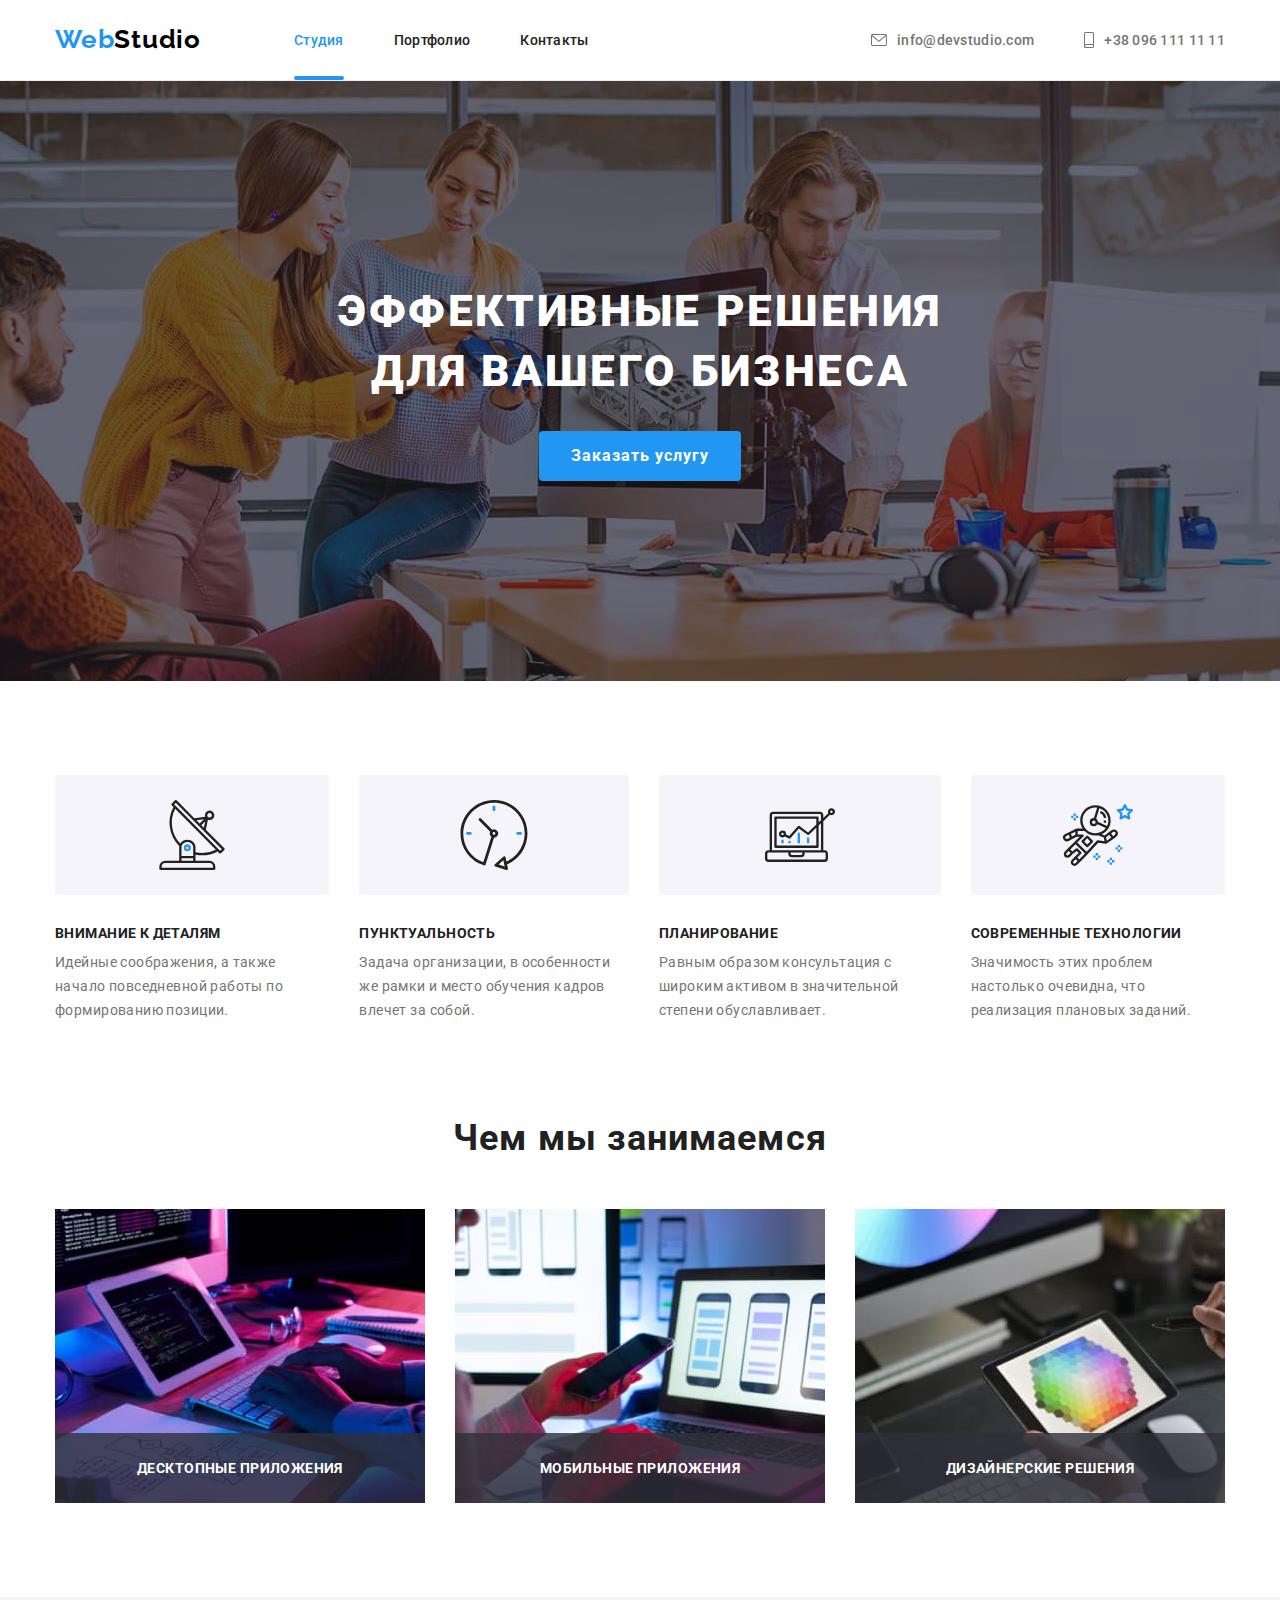
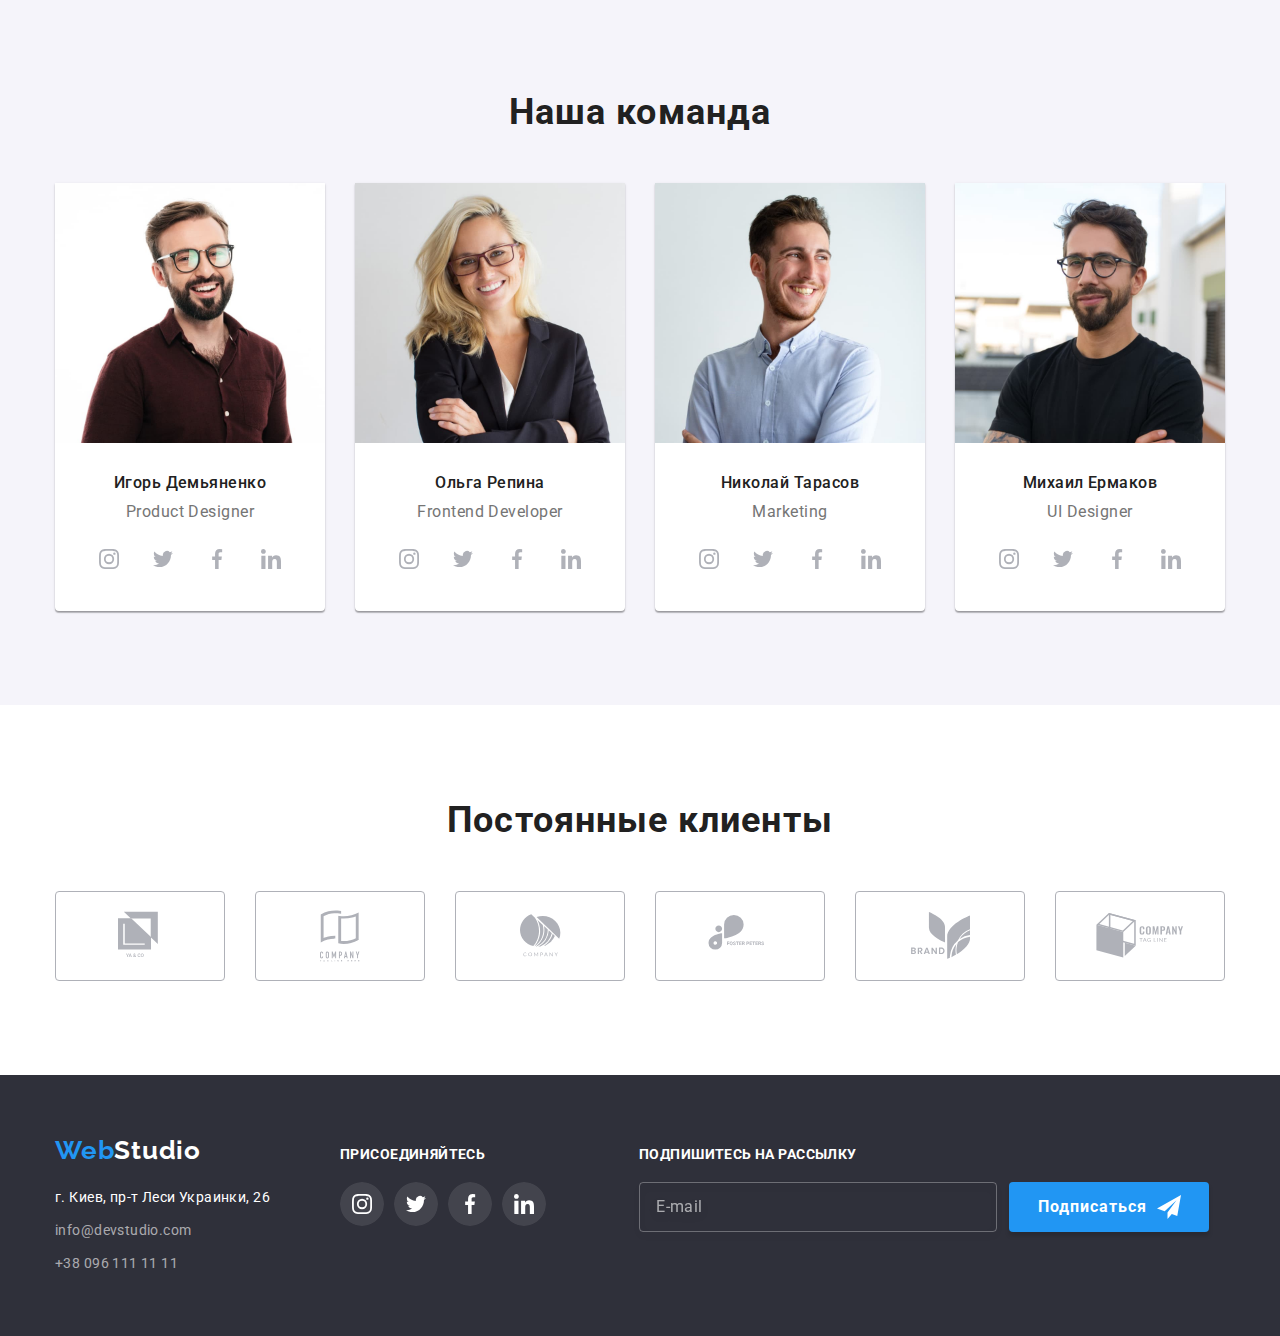
<file: index.html>
<!DOCTYPE html>
<html lang="ru">
  <head>
    <meta charset="UTF-8" />
    <meta name="viewport" content="width=device-width, initial-scale=1.0" />
    <title>WebStudio</title>
    <link
      rel="stylesheet"
      href="https://cdnjs.cloudflare.com/ajax/libs/modern-normalize/1.0.0/modern-normalize.css"
    />
    <link
      href="https://fonts.googleapis.com/css2?family=Raleway:wght@700&family=Roboto:wght@400;500;700&display=swap"
      rel="stylesheet"
    />
    <link rel="stylesheet" href="./css/main.min.css" />
  </head>

  <body>
    <!-- HEADER -->
    <header class="header">
      <div class="container">
        <nav class="navigation">
          <a class="logo link" href="./index.html"
            ><span class="logo-name">Web</span>Studio</a
          >
          <ul class="list navigation-list">
            <li class="navigation-item">
              <a class="navigation-link link current" href="./index.html"
                >Студия</a
              >
            </li>
            <li class="navigation-item">
              <a class="navigation-link link" href="./portfolio.html"
                >Портфолио</a
              >
            </li>
            <li class="navigation-item">
              <a class="navigation-link link" href="">Контакты</a>
            </li>
          </ul>
        </nav>

        <address class="address">
          <a class="address-link link" href="mailto:info@devstudio.com">
            <svg class="envelope-icon" width="16px" height="12px">
              <use href="./images/sprite.svg#icon-envelope"></use>
            </svg>
            info@devstudio.com</a
          >
          <a class="address-link link" href="tel:+380961111111">
            <svg class="smartphone-icon" width="10px" height="16px">
              <use href="./images/sprite.svg#icon-smartphone"></use>
            </svg>
            +38 096 111 11 11</a
          >
        </address>
      </div>
    </header>

    <main>
      <!--HERO-->
      <section class="hero-section">
        <div class="container">
          <h1 class="hero-title">Эффективные решения для вашего бизнеса</h1>
          <button class="modal-btn" type="button" data-modal-open>
            Заказать услугу
          </button>
        </div>
      </section>

      <!--FEATURES-->
      <section class="section features">
        <div class="container">
          <h2 class="visually-hidden">Особенности</h2>
          <ul class="list">
            <li class="features-list features-antenna">
              <h3 class="features-subtitle">Внимание к деталям</h3>
              <p class="features-description">
                Идейные соображения, а также начало повседневной работы по
                формированию позиции.
              </p>
            </li>
            <li class="features-list features-clock">
              <h3 class="features-subtitle">Пунктуальность</h3>
              <p class="features-description">
                Задача организации, в особенности же рамки и место обучения
                кадров влечет за собой.
              </p>
            </li>
            <li class="features-list features-diagram">
              <h3 class="features-subtitle">Планирование</h3>
              <p class="features-description">
                Равным образом консультация с широким активом в значительной
                степени обуславливает.
              </p>
            </li>
            <li class="features-list features-astronaut">
              <h3 class="features-subtitle">Современные технологии</h3>
              <p class="features-description">
                Значимость этих проблем настолько очевидна, что реализация
                плановых заданий.
              </p>
            </li>
          </ul>
        </div>
      </section>

      <!--What are we do-->
      <section class="do-section">
        <div class="container">
          <h2 class="section-title">Чем мы занимаемся</h2>
          <ul class="list">
            <li class="do-list">
              <div class="do-list-card">
                <img
                  src="./images/work/image1.jpg"
                  alt="Сотрудник кодит"
                  width="370"
                  height="294"
                />
                <p class="do-list-subtitle">Десктопные приложения</p>
              </div>
            </li>
            <li class="do-list">
              <div class="do-list-card">
                <img
                  src="./images/work/image2.jpg"
                  alt="Сотрудник держит телефон возле ноутбука"
                  width="370"
                  height="294"
                />
                <p class="do-list-subtitle">Мобильные приложения</p>
              </div>
            </li>
            <li class="do-list">
              <div class="do-list-card">
                <img
                  src="./images/work/image3.jpg"
                  alt="Цветовая гамма на планшете"
                  width="370"
                  height="294"
                />
                <p class="do-list-subtitle">Дизайнерские решения</p>
              </div>
            </li>
          </ul>
        </div>
      </section>

      <!--OUR TEAM-->
      <section class="section our-team">
        <div class="container">
          <h2 class="section-title">Наша команда</h2>
          <ul class="list our-team-list">
            <li class="team-list">
              <img
                src="./images/team/img.jpg"
                alt="Игорь Демьяненко"
                width="270"
                height="260"
              />
              <div class="team-list-content">
                <h3 class="team-subtitle">Игорь Демьяненко</h3>
                <p lang="en" class="team-position">Product Designer</p>
                <ul class="list social-list">
                  <li class="social-list-items">
                    <a
                      class="social-list-link"
                      href="https://www.instagram.com/?hl=uk"
                    >
                      <svg class="social-list-svg">
                        <use href="./images/sprite.svg#icon-instagram"></use>
                      </svg>
                    </a>
                  </li>
                  <li class="social-list-items">
                    <a
                      class="social-list-link"
                      href="https://twitter.com/?lang=uk"
                    >
                      <svg class="social-list-svg">
                        <use href="./images/sprite.svg#icon-twitter"></use>
                      </svg>
                    </a>
                  </li>
                  <li class="social-list-items">
                    <a
                      class="social-list-link"
                      href="https://uk-ua.facebook.com/"
                    >
                      <svg class="social-list-svg">
                        <use href="./images/sprite.svg#icon-facebook"></use>
                      </svg>
                    </a>
                  </li>
                  <li class="social-list-items">
                    <a
                      class="social-list-link"
                      href="https://www.linkedin.com/"
                    >
                      <svg class="social-list-svg">
                        <use href="./images/sprite.svg#icon-linkedin"></use>
                      </svg>
                    </a>
                  </li>
                </ul>
              </div>
            </li>
            <li class="team-list">
              <img
                src="./images/team/img-1.jpg"
                alt="Ольга Репина"
                width="270"
                height="260"
              />
              <div class="team-list-content">
                <h3 class="team-subtitle">Ольга Репина</h3>
                <p lang="en" class="team-position">Frontend Developer</p>
                <ul class="list social-list">
                  <li class="social-list-items">
                    <a
                      class="social-list-link"
                      href="https://www.instagram.com/?hl=uk"
                    >
                      <svg class="social-list-svg">
                        <use href="./images/sprite.svg#icon-instagram"></use>
                      </svg>
                    </a>
                  </li>
                  <li class="social-list-items">
                    <a
                      class="social-list-link"
                      href="https://twitter.com/?lang=uk"
                    >
                      <svg class="social-list-svg">
                        <use href="./images/sprite.svg#icon-twitter"></use>
                      </svg>
                    </a>
                  </li>
                  <li class="social-list-items">
                    <a
                      class="social-list-link"
                      href="https://uk-ua.facebook.com/"
                    >
                      <svg class="social-list-svg">
                        <use href="./images/sprite.svg#icon-facebook"></use>
                      </svg>
                    </a>
                  </li>
                  <li class="social-list-items">
                    <a
                      class="social-list-link"
                      href="https://www.linkedin.com/"
                    >
                      <svg class="social-list-svg">
                        <use href="./images/sprite.svg#icon-linkedin"></use>
                      </svg>
                    </a>
                  </li>
                </ul>
              </div>
            </li>
            <li class="team-list">
              <img
                src="./images/team/img-2.jpg"
                alt="Николай Тарасов"
                width="270"
                height="260"
              />
              <div class="team-list-content">
                <h3 class="team-subtitle">Николай Тарасов</h3>
                <p lang="en" class="team-position">Marketing</p>
                <ul class="list social-list">
                  <li class="social-list-items">
                    <a
                      class="social-list-link"
                      href="https://www.instagram.com/?hl=uk"
                    >
                      <svg class="social-list-svg">
                        <use href="./images/sprite.svg#icon-instagram"></use>
                      </svg>
                    </a>
                  </li>
                  <li class="social-list-items">
                    <a
                      class="social-list-link"
                      href="https://twitter.com/?lang=uk"
                    >
                      <svg class="social-list-svg">
                        <use href="./images/sprite.svg#icon-twitter"></use>
                      </svg>
                    </a>
                  </li>
                  <li class="social-list-items">
                    <a
                      class="social-list-link"
                      href="https://uk-ua.facebook.com/"
                    >
                      <svg class="social-list-svg">
                        <use href="./images/sprite.svg#icon-facebook"></use>
                      </svg>
                    </a>
                  </li>
                  <li class="social-list-items">
                    <a
                      class="social-list-link"
                      href="https://www.linkedin.com/"
                    >
                      <svg class="social-list-svg">
                        <use href="./images/sprite.svg#icon-linkedin"></use>
                      </svg>
                    </a>
                  </li>
                </ul>
              </div>
            </li>
            <li class="team-list">
              <img
                src="./images/team/img-3.jpg"
                alt="Михаил Ермаков"
                width="270"
                height="260"
              />
              <div class="team-list-content">
                <h3 class="team-subtitle">Михаил Ермаков</h3>
                <p lang="en" class="team-position">UI Designer</p>
                <ul class="list social-list">
                  <li class="social-list-items">
                    <a
                      class="social-list-link"
                      href="https://www.instagram.com/?hl=uk"
                    >
                      <svg class="social-list-svg">
                        <use href="./images/sprite.svg#icon-instagram"></use>
                      </svg>
                    </a>
                  </li>
                  <li class="social-list-items">
                    <a
                      class="social-list-link"
                      href="https://twitter.com/?lang=uk"
                    >
                      <svg class="social-list-svg">
                        <use href="./images/sprite.svg#icon-twitter"></use>
                      </svg>
                    </a>
                  </li>
                  <li class="social-list-items">
                    <a
                      class="social-list-link"
                      href="https://uk-ua.facebook.com/"
                    >
                      <svg class="social-list-svg">
                        <use href="./images/sprite.svg#icon-facebook"></use>
                      </svg>
                    </a>
                  </li>
                  <li class="social-list-items">
                    <a
                      class="social-list-link"
                      href="https://www.linkedin.com/"
                    >
                      <svg class="social-list-svg">
                        <use href="./images/sprite.svg#icon-linkedin"></use>
                      </svg>
                    </a>
                  </li>
                </ul>
              </div>
            </li>
          </ul>
        </div>
      </section>
      <!--Regular clients-->
      <section class="section clients">
        <div class="container">
          <h2 class="section-title">Постоянные клиенты</h2>
          <ul class="list clients-list">
            <li class="clients-list-items">
              <a class="clients-list-link" href="">
                <svg class="clients-list-logo" width="44px" height="50px">
                  <use href="./images/sprite.svg#icon-logo_1"></use>
                </svg>
              </a>
            </li>
            <li class="clients-list-items">
              <a class="clients-list-link" href="">
                <svg class="clients-list-logo" width="40px" height="52px">
                  <use href="./images/sprite.svg#icon-logo_2"></use>
                </svg>
              </a>
            </li>
            <li class="clients-list-items">
              <a class="clients-list-link" href="">
                <svg class="clients-list-logo" width="41px" height="53px">
                  <use href="./images/sprite.svg#icon-logo_3"></use>
                </svg>
              </a>
            </li>
            <li class="clients-list-items">
              <a class="clients-list-link" href="">
                <svg class="clients-list-logo" width="80px" height="42px">
                  <use href="./images/sprite.svg#icon-logo_4"></use>
                </svg>
              </a>
            </li>
            <li class="clients-list-items">
              <a class="clients-list-link" href="">
                <svg class="clients-list-logo" width="59px" height="47px">
                  <use href="./images/sprite.svg#icon-logo_5"></use>
                </svg>
              </a>
            </li>
            <li class="clients-list-items">
              <a class="clients-list-link" href="">
                <svg class="clients-list-logo" width="88px" height="45px">
                  <use href="./images/sprite.svg#icon-logo_6"></use>
                </svg>
              </a>
            </li>
          </ul>
        </div>
      </section>
    </main>

    <!--Footer-->
    <footer class="footer">
      <div class="container">
        <div class="footer-address">
          <a class="logo link" href="./index.html"
            ><span class="logo-name">Web</span>Studio</a
          >
          <address>
            <ul class="list">
              <li class="footer-address-item footer-contacts">
                г. Киев, пр-т Леси Украинки, 26
              </li>
              <li class="footer-contacts">
                <a
                  class="link footer-contacts-item"
                  href="mailto:info@devstudio.com"
                  >info@devstudio.com</a
                >
              </li>
              <li class="footer-contacts">
                <a class="link footer-contacts-item" href="tel:+380961111111"
                  >+38 096 111 11 11</a
                >
              </li>
            </ul>
          </address>
        </div>
        <div class="join-social">
          <h3 class="join">присоединяйтесь</h3>
          <ul class="list social-list">
            <li class="social-list-items">
              <a
                class="social-list-link"
                href="https://www.instagram.com/?hl=uk"
              >
                <svg class="social-list-svg">
                  <use href="./images/sprite.svg#icon-instagram"></use>
                </svg>
              </a>
            </li>
            <li class="social-list-items">
              <a class="social-list-link" href="https://twitter.com/?lang=uk">
                <svg class="social-list-svg">
                  <use href="./images/sprite.svg#icon-twitter"></use>
                </svg>
              </a>
            </li>
            <li class="social-list-items">
              <a class="social-list-link" href="https://uk-ua.facebook.com/">
                <svg class="social-list-svg">
                  <use href="./images/sprite.svg#icon-facebook"></use>
                </svg>
              </a>
            </li>
            <li class="social-list-items">
              <a class="social-list-link" href="https://www.linkedin.com/">
                <svg class="social-list-svg">
                  <use href="./images/sprite.svg#icon-linkedin"></use>
                </svg>
              </a>
            </li>
          </ul>
        </div>
        <div class="mail-form-wrapper">
          <h2 class="mail-form-title">Подпишитесь на рассылку</h2>
          <form action="#" class="mail-form">
            <input
              type="email"
              name="user-email"
              class="mail-form-input"
              placeholder="E-mail"
            />
            <button class="mail-form-btn" type="submit">
              Подписаться
              <svg class="mail-form-btn-svg">
                <use href="./images/sprite.svg#icon-icon-send"></use>
              </svg>
            </button>
          </form>
        </div>
      </div>
    </footer>

    <div class="backdrop is-hidden" data-modal>
      <div class="modal">
        <button class="modal-btn-close" type="button" data-modal-close>
          <svg class="modal-close-svg" width="18px" height="18px">
            <use href="./images/sprite.svg#icon-close-black"></use>
          </svg>
        </button>
        <h2 class="modal-form-title">
          Оставьте свои данные, мы вам перезвоним
        </h2>
        <form action="#" class="modal-form">
          <label class="modal-form-field"
            >Имя
            <span class="modal-form-field-wrapper"
              ><input
                type="text"
                name="user-name"
                class="modal-form-input" /><svg class="modal-form-svg">
                <use href="./images/sprite.svg#icon-person-black"></use></svg
            ></span>
          </label>
          <label class="modal-form-field"
            >Телефон
            <span class="modal-form-field-wrapper"
              ><input
                type="tel"
                name="user-pfone"
                class="modal-form-input" /><svg class="modal-form-svg">
                <use href="./images/sprite.svg#icon-phone-black"></use></svg
            ></span>
          </label>
          <label class="modal-form-field"
            >Почта
            <span class="modal-form-field-wrapper"
              ><input
                type="email"
                name="user-mail"
                class="modal-form-input" /><svg class="modal-form-svg">
                <use href="./images/sprite.svg#icon-email-black"></use></svg
            ></span>
          </label>

          <label class="modal-form-comment" for="comment">Комментарий </label>
          <textarea
            name="user-comment"
            id="comment"
            class="modal-form-comment-input"
            placeholder="Введите текст"
          ></textarea>

          <div class="policy-wrapper">
            <input
              type="checkbox"
              name="user-policy"
              value="accept-policy"
              id="check-policy"
              class="modal-form-policy visually-hidden"
            /><label for="check-policy" class="modal-form-policy-label"
              >Соглашаюсь с рассылкой и принимаю &nbsp;
              <a href="#">Условия договора</a></label
            >
          </div>
          <button class="modal-form-btn" type="submit">Отправить</button>
        </form>
      </div>
    </div>
    <script src="./js/modal.js"></script>
  </body>
</html>
</file>
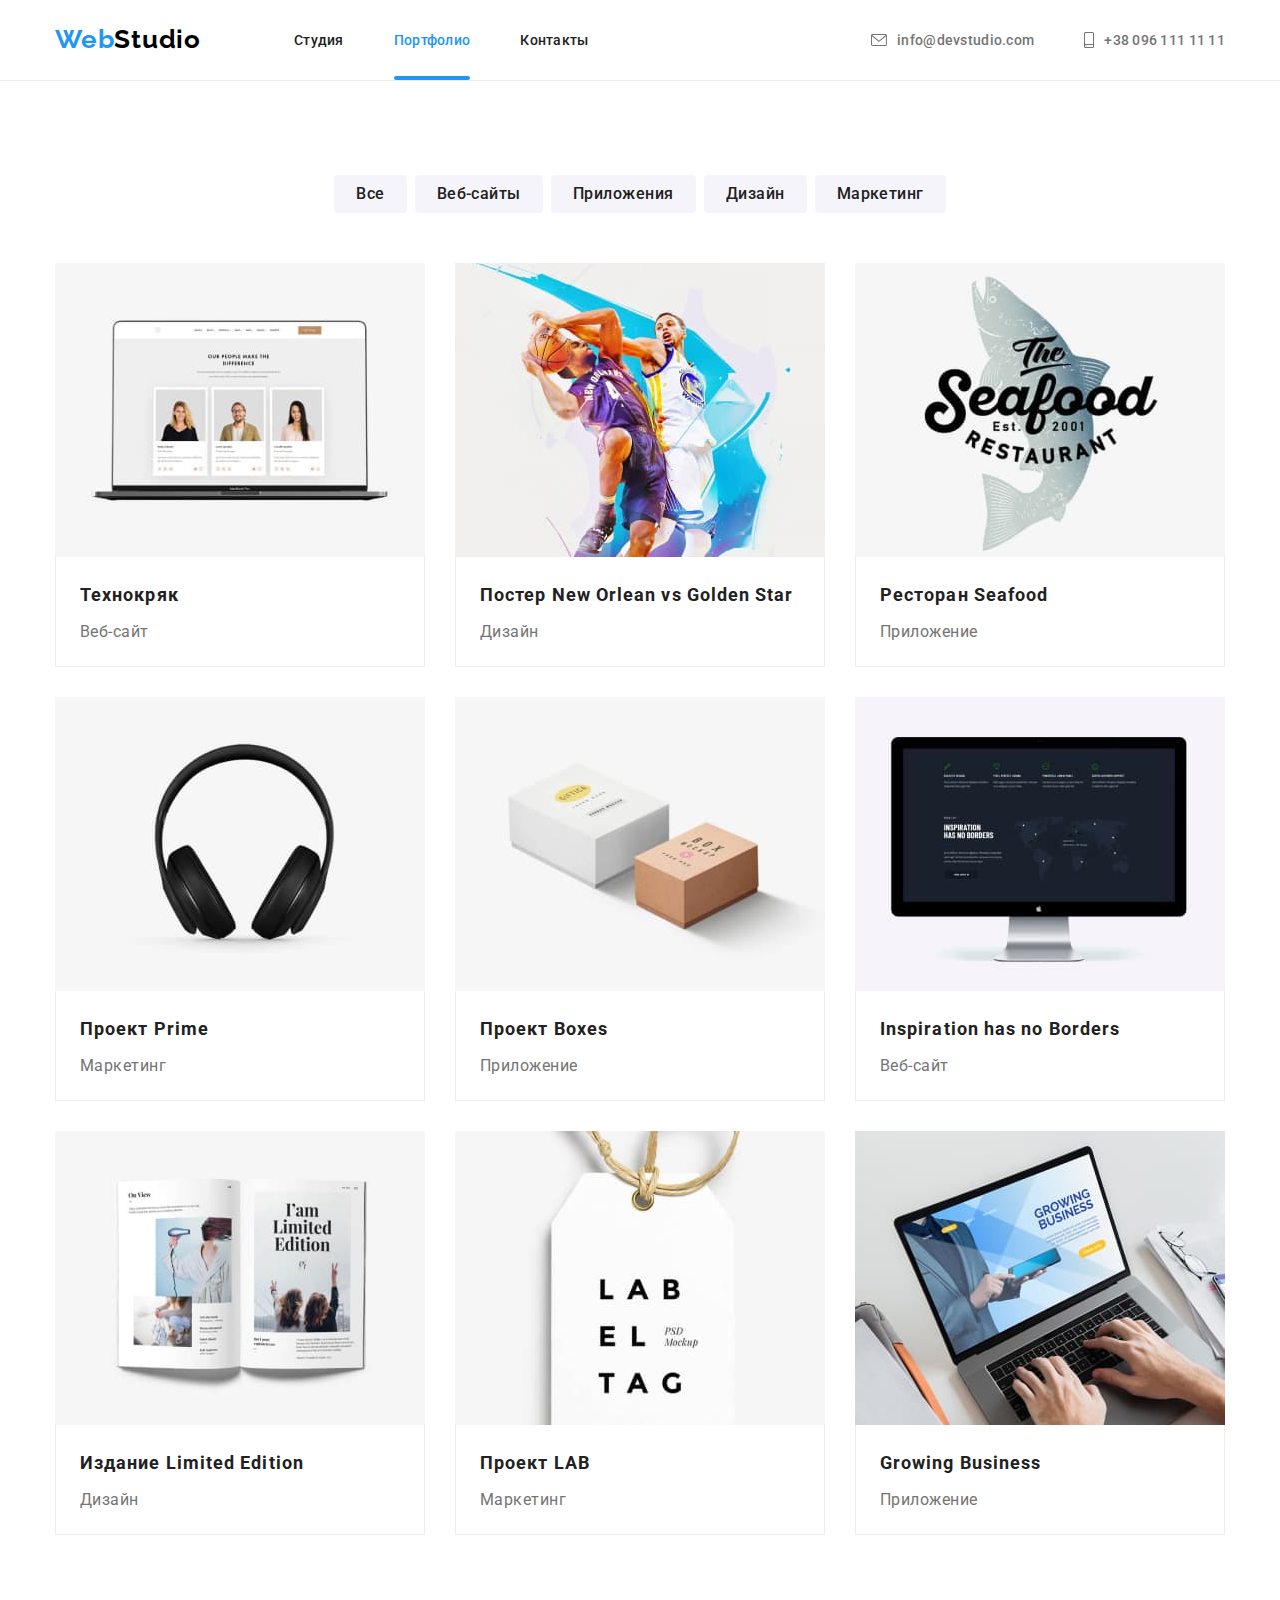
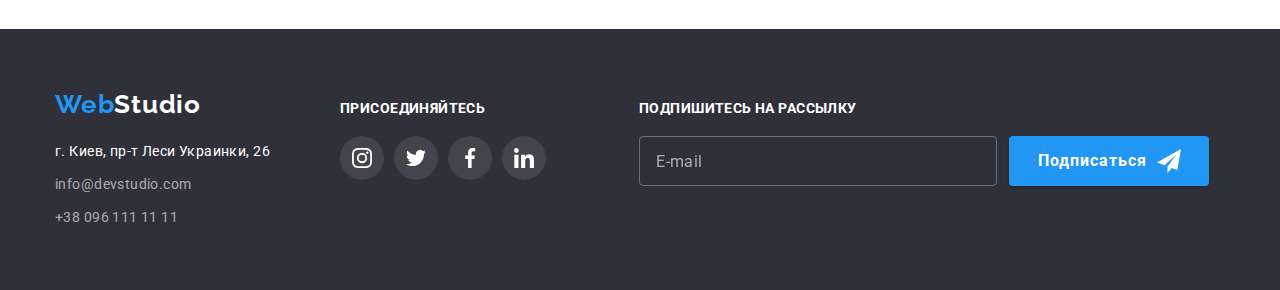
<file: portfolio.html>
<!DOCTYPE html>
<html lang="ru">
  <head>
    <meta charset="UTF-8" />
    <meta name="viewport" content="width=device-width, initial-scale=1.0" />
    <title>WebStudio</title>
    <link
      rel="stylesheet"
      href="https://cdnjs.cloudflare.com/ajax/libs/modern-normalize/1.0.0/modern-normalize.css"
    />
    <link
      href="https://fonts.googleapis.com/css2?family=Raleway:wght@700&family=Roboto:wght@400;500;700&display=swap"
      rel="stylesheet"
    />
    <link rel="stylesheet" href="./css/portfolio.min.css" />
  </head>

  <body>
    <!-- HEADER -->
    <header class="header">
      <div class="container">
        <nav class="navigation">
          <a class="logo link" href="./index.html"
            ><span class="logo-name">Web</span>Studio</a
          >
          <ul class="list navigation-list">
            <li class="navigation-item">
              <a class="navigation-link link" href="./index.html">Студия</a>
            </li>
            <li class="navigation-item">
              <a class="navigation-link link current" href="./portfolio.html"
                >Портфолио</a
              >
            </li>
            <li class="navigation-item">
              <a class="navigation-link link" href="">Контакты</a>
            </li>
          </ul>
        </nav>
        <address class="address">
          <a class="address-link link" href="mailto:info@devstudio.com">
            <svg class="envelope-icon" width="16px" height="12px">
              <use href="./images/sprite.svg#icon-envelope"></use>
            </svg>
            info@devstudio.com</a
          >
          <a class="address-link link" href="tel:+380961111111">
            <svg class="smartphone-icon" width="10px" height="16px">
              <use href="./images/sprite.svg#icon-smartphone"></use>
            </svg>
            +38 096 111 11 11</a
          >
        </address>
      </div>
    </header>

    <main>
      <section class="section portfolio">
        <h1 class="visually-hidden">Портфолио</h1>
        <!--Фильтр-->
        <div class="container">
          <ul class="list filter-list">
            <li class="portfolio-btn">
              <button type="button" class="button-list">Все</button>
            </li>
            <li class="portfolio-btn">
              <button type="button" class="button-list">Веб-сайты</button>
            </li>
            <li class="portfolio-btn">
              <button type="button" class="button-list">Приложения</button>
            </li>
            <li class="portfolio-btn">
              <button type="button" class="button-list">Дизайн</button>
            </li>
            <li>
              <button type="button" class="button-list">Маркетинг</button>
            </li>
          </ul>
          <!--Портфолио-->
          <div class="portfolio-list">
            <ul class="list">
              <li class="portfolio-items">
                <a class="link portfolio-link" href="#">
                  <div class="portfolio-items-img">
                    <img
                      src="./images/portfolio/img.jpg"
                      alt=""
                      width="370"
                      height="294"
                    />
                    <p class="portfolio-items-content">
                      Технокряк это современная площадка распространения
                      коронавируса. Компании используют эту платформу для
                      цифрового шпионажа и атак на защищённые сервера
                      конкурентов.
                    </p>
                  </div>
                  <div class="portfolio-content">
                    <h2 class="portfolio-title">Технокряк</h2>
                    <p class="portfolio-subtitle">Веб-сайт</p>
                  </div></a
                >
              </li>
              <li class="portfolio-items">
                <a class="link portfolio-link" href="#">
                  <div class="portfolio-items-img">
                    <img
                      src="./images/portfolio/img-1.jpg"
                      alt=""
                      width="370"
                      height="294"
                    />
                    <p class="portfolio-items-content">
                      Технокряк это современная площадка распространения
                      коронавируса. Компании используют эту платформу для
                      цифрового шпионажа и атак на защищённые сервера
                      конкурентов.
                    </p>
                  </div>
                  <div class="portfolio-content">
                    <h2 class="portfolio-title">
                      Постер New Orlean vs Golden Star
                    </h2>
                    <p class="portfolio-subtitle">Дизайн</p>
                  </div>
                </a>
              </li>
              <li class="portfolio-items">
                <a class="link portfolio-link" href="#">
                  <div class="portfolio-items-img">
                    <img
                      src="./images/portfolio/img-2.jpg"
                      alt=""
                      width="370"
                      height="294"
                    />
                    <p class="portfolio-items-content">
                      Технокряк это современная площадка распространения
                      коронавируса. Компании используют эту платформу для
                      цифрового шпионажа и атак на защищённые сервера
                      конкурентов.
                    </p>
                  </div>
                  <div class="portfolio-content">
                    <h2 class="portfolio-title">Ресторан Seafood</h2>
                    <p class="portfolio-subtitle">Приложение</p>
                  </div>
                </a>
              </li>
              <li class="portfolio-items">
                <a class="link portfolio-link" href="#">
                  <div class="portfolio-items-img">
                    <img
                      src="./images/portfolio/img-3.jpg"
                      alt=""
                      width="370"
                      height="294"
                    />
                    <p class="portfolio-items-content">
                      Технокряк это современная площадка распространения
                      коронавируса. Компании используют эту платформу для
                      цифрового шпионажа и атак на защищённые сервера
                      конкурентов.
                    </p>
                  </div>
                  <div class="portfolio-content">
                    <h2 class="portfolio-title">Проект Prime</h2>
                    <p class="portfolio-subtitle">Маркетинг</p>
                  </div>
                </a>
              </li>
              <li class="portfolio-items">
                <a class="link portfolio-link" href="#">
                  <div class="portfolio-items-img">
                    <img
                      src="./images/portfolio/img-4.jpg"
                      alt=""
                      width="370"
                      height="294"
                    />
                    <p class="portfolio-items-content">
                      Технокряк это современная площадка распространения
                      коронавируса. Компании используют эту платформу для
                      цифрового шпионажа и атак на защищённые сервера
                      конкурентов.
                    </p>
                  </div>
                  <div class="portfolio-content">
                    <h2 class="portfolio-title">Проект Boxes</h2>
                    <p class="portfolio-subtitle">Приложение</p>
                  </div>
                </a>
              </li>
              <li class="portfolio-items">
                <a class="link portfolio-link" href="#">
                  <div class="portfolio-items-img">
                    <img
                      src="./images/portfolio/img-5.jpg"
                      alt=""
                      width="370"
                      height="294"
                    />
                    <p class="portfolio-items-content">
                      Технокряк это современная площадка распространения
                      коронавируса. Компании используют эту платформу для
                      цифрового шпионажа и атак на защищённые сервера
                      конкурентов.
                    </p>
                  </div>
                  <div class="portfolio-content">
                    <h2 class="portfolio-title">Inspiration has no Borders</h2>
                    <p class="portfolio-subtitle">Веб-сайт</p>
                  </div>
                </a>
              </li>
              <li class="portfolio-items">
                <a class="link portfolio-link" href="#">
                  <div class="portfolio-items-img">
                    <img
                      src="./images/portfolio/img-6.jpg"
                      alt=""
                      width="370"
                      height="294"
                    />
                    <p class="portfolio-items-content">
                      Технокряк это современная площадка распространения
                      коронавируса. Компании используют эту платформу для
                      цифрового шпионажа и атак на защищённые сервера
                      конкурентов.
                    </p>
                  </div>
                  <div class="portfolio-content">
                    <h2 class="portfolio-title">Издание Limited Edition</h2>
                    <p class="portfolio-subtitle">Дизайн</p>
                  </div>
                </a>
              </li>
              <li class="portfolio-items">
                <a class="link portfolio-link" href="#">
                  <div class="portfolio-items-img">
                    <img
                      src="./images/portfolio/img-7.jpg"
                      alt=""
                      width="370"
                      height="294"
                    />
                    <p class="portfolio-items-content">
                      Технокряк это современная площадка распространения
                      коронавируса. Компании используют эту платформу для
                      цифрового шпионажа и атак на защищённые сервера
                      конкурентов.
                    </p>
                  </div>
                  <div class="portfolio-content">
                    <h2 class="portfolio-title">Проект LAB</h2>
                    <p class="portfolio-subtitle">Маркетинг</p>
                  </div>
                </a>
              </li>
              <li class="portfolio-items">
                <a class="link portfolio-link" href="#">
                  <div class="portfolio-items-img">
                    <img
                      src="./images/portfolio/img-8.jpg"
                      alt=""
                      width="370"
                      height="294"
                    />
                    <p class="portfolio-items-content">
                      Технокряк это современная площадка распространения
                      коронавируса. Компании используют эту платформу для
                      цифрового шпионажа и атак на защищённые сервера
                      конкурентов.
                    </p>
                  </div>
                  <div class="portfolio-content">
                    <h2 class="portfolio-title">Growing Business</h2>
                    <p class="portfolio-subtitle">Приложение</p>
                  </div>
                </a>
              </li>
            </ul>
          </div>
        </div>
      </section>
    </main>

    <!--Footer-->
    <footer class="footer">
      <div class="container">
        <div class="footer-address">
          <a class="logo link" href="./index.html"
            ><span class="logo-name">Web</span>Studio</a
          >
          <address>
            <ul class="list">
              <li class="footer-address-item footer-contacts">
                г. Киев, пр-т Леси Украинки, 26
              </li>
              <li class="footer-contacts">
                <a
                  class="link footer-contacts-item"
                  href="mailto:info@devstudio.com"
                  >info@devstudio.com</a
                >
              </li>
              <li class="footer-contacts">
                <a class="link footer-contacts-item" href="tel:+380961111111"
                  >+38 096 111 11 11</a
                >
              </li>
            </ul>
          </address>
        </div>
        <div class="join-social">
          <h3 class="join">присоединяйтесь</h3>
          <ul class="list social-list">
            <li class="social-list-items">
              <a
                class="social-list-link"
                href="https://www.instagram.com/?hl=uk"
              >
                <svg class="social-list-svg">
                  <use href="./images/sprite.svg#icon-instagram"></use>
                </svg>
              </a>
            </li>
            <li class="social-list-items">
              <a class="social-list-link" href="https://twitter.com/?lang=uk">
                <svg class="social-list-svg">
                  <use href="./images/sprite.svg#icon-twitter"></use>
                </svg>
              </a>
            </li>
            <li class="social-list-items">
              <a class="social-list-link" href="https://uk-ua.facebook.com/">
                <svg class="social-list-svg">
                  <use href="./images/sprite.svg#icon-facebook"></use>
                </svg>
              </a>
            </li>
            <li class="social-list-items">
              <a class="social-list-link" href="https://www.linkedin.com/">
                <svg class="social-list-svg">
                  <use href="./images/sprite.svg#icon-linkedin"></use>
                </svg>
              </a>
            </li>
          </ul>
        </div>
        <div class="mail-form-wrapper">
          <h2 class="mail-form-title">Подпишитесь на рассылку</h2>
          <form action="#" class="mail-form">
            <input
              type="email"
              name="user-email"
              class="mail-form-input"
              placeholder="E-mail"
            />
            <button class="mail-form-btn" type="submit">
              Подписаться
              <svg class="mail-form-btn-svg">
                <use href="./images/sprite.svg#icon-icon-send"></use>
              </svg>
            </button>
          </form>
        </div>
      </div>
    </footer>
  </body>
</html>
</file>
<file: css/main.min.css>
.visually-hidden{position:absolute !important;clip:rect(1px 1px 1px 1px);clip:rect(1px, 1px, 1px, 1px);padding:0 !important;border:0 !important;height:1px !important;width:1px !important;overflow:hidden}*,*::before,*::after{margin:0;padding:0}body{font-family:"Roboto",sans-serif;font-style:normal;background-color:#fff}.list{list-style:none}.link{text-decoration:none}img{display:block;max-width:100%;height:auto}.section{padding-top:94px;padding-bottom:94px}.container{width:1200px;padding:0 15px;margin:0 auto}.header .container{display:flex;align-items:center}.footer .container{display:flex;align-items:baseline}.features .container{display:flex;align-items:center}.logo{font-family:"Raleway",sans-serif;font-style:normal;font-weight:700;font-size:26px;line-height:1.192;letter-spacing:0.03em}.logo-name{color:#2196f3}.header .logo{color:#000000;padding-top:24px;padding-bottom:25px;margin-right:93px}.footer .logo{color:#fff;display:block;margin-bottom:20px}.section-title{font-family:"Roboto",sans-serif;font-weight:700;font-size:36px;line-height:1.167;text-align:center;letter-spacing:0.03em;color:#212121;margin-bottom:50px}.social-list{display:flex;justify-content:center}.footer .social-list{display:flex}.social-list-items:not(:last-child){margin-right:10px}.social-list-link{display:flex;align-items:center;justify-content:center;width:44px;height:44px;border-radius:50%;transition:250ms cubic-bezier(0.4, 0, 0.2, 1)}.social-list-link:hover,.social-list-link:focus{background-color:#2196f3;transition:250ms cubic-bezier(0.4, 0, 0.2, 1)}.footer .social-list-link{background-image:url(../images/footer/bg.png)}.social-list-svg{width:20px;height:20px;fill:#afb1b8}.social-list-link:hover .social-list-svg,.social-list-link:focus .social-list-svg{fill:white;transition:250ms cubic-bezier(0.4, 0, 0.2, 1)}.footer .social-list-svg{fill:#ffffff}.backdrop{position:fixed;top:0;left:0;width:100%;height:100%;background:rgba(0,0,0,0.2);opacity:1;transition:opacity 250ms cubic-bezier(0.4, 0, 0.2, 1)}.backdrop.is-hidden{opacity:0;pointer-events:none;visibility:hidden}.modal{position:absolute;top:50%;left:50%;width:528px;height:581px;padding:40px;background:#ffffff;box-shadow:0px 1px 3px rgba(0,0,0,0.12),0px 1px 1px rgba(0,0,0,0.14),0px 2px 1px rgba(0,0,0,0.2);border-radius:4px;transform:translate(-50%, -50%) scale(1);transition:all 250ms cubic-bezier(0.4, 0, 0.2, 1)}.backdrop.is-hidden .modal{transform:translate(-50%, -50%) scale(0)}.modal-btn-close{position:absolute;top:8px;right:8px;display:flex;align-items:center;justify-content:center;width:30px;height:30px;background:#ffffff;border:1px solid rgba(0,0,0,0.1);border-radius:50%;cursor:pointer;transition:opasity 250ms cubic-bezier(0.4, 0, 0.2, 1)}.modal-btn-close:hover .modal-close-svg,.modal-btn-close:focus .modal-close-svg{fill:#2196f3;transition:opasity 250ms cubic-bezier(0.4, 0, 0.2, 1)}.modal-form{display:flex;flex-direction:column}.modal-form-title{font-weight:700;font-size:20px;line-height:1.15;text-align:center;letter-spacing:0.03em;color:#212121;margin-bottom:12px}.modal-form-field{margin-bottom:10px;font-family:"Roboto",sans-serif;font-style:normal;font-weight:400;font-size:12px;line-height:1.167;letter-spacing:0.01em;color:#757575}.modal-form-field-wrapper{display:block;position:relative;margin-top:4px}.modal-form-input{position:relative;width:100%;height:40px;border:1px solid rgba(33,33,33,0.2);border-radius:4px;padding:11px 12px;padding-left:42px}.modal-form-input:hover,.modal-form-input:focus{border:1px solid #2196f3;outline:#2196f3;transition:250ms cubic-bezier(0.4, 0, 0.2, 1)}.modal-form-comment{font-family:"Roboto",sans-serif;font-style:normal;font-weight:400;font-size:12px;line-height:1.167;letter-spacing:0.01em;color:#757575}.modal-form-comment-input{width:auto;height:138px;padding:12px 16px;resize:none;margin-top:4px;margin-bottom:20px;border:1px solid rgba(33,33,33,0.2);border-radius:4px;font-family:"Roboto",sans-serif;font-style:normal;font-weight:400;font-size:14px;line-height:1.143;letter-spacing:0.01em;color:black}.modal-form-comment-input:hover,.modal-form-comment-input:focus{border:1px solid #2196f3;outline:#2196f3;transition:250ms cubic-bezier(0.4, 0, 0.2, 1)}.modal-form-comment-input::placeholder{font-family:"Roboto",sans-serif;font-style:normal;font-weight:400;font-size:12px;line-height:1.167;letter-spacing:0.01em;color:rgba(117,117,117,0.5)}.modal-form-btn{width:200px;height:50px;background:#2196f3;box-shadow:0px 4px 4px rgba(0,0,0,0.15);border-radius:4px;border:none;padding-top:10px;padding-left:55px;padding-bottom:10px;padding-right:56px;margin-left:auto;margin-right:auto;font-family:"Roboto",sans-serif;font-style:normal;font-weight:700;font-size:16px;line-height:1.875;text-align:center;letter-spacing:0.06em;color:#ffffff;cursor:pointer}.modal-form-svg{position:absolute;top:50%;left:12px;transform:translateY(-50%);width:18px;height:18px}.modal-form-input:hover+.modal-form-svg,.modal-form-input:focus+.modal-form-svg{fill:#2196f3;transition:250ms cubic-bezier(0.4, 0, 0.2, 1)}.modal-form-policy-label{display:flex;justify-content:center;align-items:center;margin-bottom:30px;font-family:"Roboto",sans-serif;font-style:normal;font-weight:400;font-size:14px;line-height:1.714;letter-spacing:0.03em;color:#757575}.modal-form-policy-label::before{display:inline-block;content:'';width:16px;height:15px;background-image:url(../images/modal/vector-checkbox.svg);margin-right:8px}.modal-form-policy:checked+.modal-form-policy-label::before{background-image:url(../images/modal/icon-check.svg);transition:250ms cubic-bezier(0.4, 0, 0.2, 1)}.modal-form-policy-label a{color:#2196f3}.header{border-bottom:1px solid #ececec}.header .address{display:flex;align-items:center;margin-left:auto}.navigation{display:flex;align-items:center}.navigation-list{display:flex}.navigation-item:not(:last-child){margin-right:50px}.navigation-link{position:relative;font-family:"Roboto",sans-serif;font-style:normal;font-weight:500;font-size:14px;line-height:1.143;letter-spacing:0.02em;color:#212121;padding-top:32px;padding-bottom:32px;transition:color 250ms cubic-bezier(0.4, 0, 0.2, 1)}.navigation-link:hover,.navigation-link:focus{color:#2196f3}.current{color:#2196f3}.current::after{position:absolute;display:block;content:'';bottom:0;width:100%;height:4px;background:#2196f3;border-radius:2px}.address-link{display:inline-flex;align-items:center;font-family:"Roboto",sans-serif;font-style:normal;font-weight:500;font-size:14px;line-height:1.143;letter-spacing:0.02em;color:#757575;padding-top:32px;padding-bottom:32px;transition:color 250ms cubic-bezier(0.4, 0, 0.2, 1)}.address-link:not(:last-child){margin-right:50px}.address-link:hover,.address-link:focus{color:#2196f3}.address-link:hover .envelope-icon,.address-link:hover .smartphone-icon,.address-link:focus .envelope-icon,.address-link:focus .smartphone-icon{fill:#2196f3}.envelope-icon,.smartphone-icon{margin-right:10px;fill:#757575}.hero-section{display:flex;align-items:center;justify-content:center;background-color:#2f303a;max-width:1600px;min-height:600px;margin-right:auto;margin-left:auto;background-image:linear-gradient(rgba(47,48,58,0.4), rgba(47,48,58,0.4)),url("../images/hero/Img_hero.jpg");background-repeat:no-repeat;background-size:cover;background-position:center}.hero-title{font-weight:900;font-size:44px;line-height:1.364;letter-spacing:0.06em;text-transform:uppercase;color:#ffffff;text-align:center;max-width:696px;margin-right:auto;margin-left:auto;margin-bottom:30px}.modal-btn{display:flex;margin-right:auto;margin-left:auto;font-family:"Roboto",sans-serif;font-style:normal;font-weight:700;font-size:16px;line-height:1.875;letter-spacing:0.06em;cursor:pointer;color:#ffffff;padding:10px 32px;min-width:200px;height:50px;background:#2196f3;box-shadow:0px 4px 4px rgba(0,0,0,0.15);border-radius:4px;border:none}.features .list{display:flex}.features-subtitle{font-weight:700;font-size:14px;line-height:1.143;letter-spacing:0.03em;text-transform:uppercase;color:#212121;margin-bottom:10px}.features-description{font-weight:400;font-size:14px;line-height:1.714;letter-spacing:0.03em;color:#757575}.features-list:not(:last-child){margin-right:30px}.features-list::before{display:block;content:'';height:120px;background-size:70px;background-repeat:no-repeat;background-position:center;background-color:#f5f4fa;border-radius:4px;margin-bottom:30px}.features-antenna::before{background-image:url("../images/features/antenna.svg")}.features-clock::before{background-image:url("../images/features/clock.svg")}.features-diagram::before{background-image:url("../images/features/diagram.svg")}.features-astronaut::before{background-image:url("../images/features/astronaut.svg")}.do-section{padding-bottom:94px}.do-section .list{display:flex;align-items:center}.do-list:not(:last-child){margin-right:30px}.do-list-subtitle{display:flex;align-items:center;justify-content:center;height:70px;position:absolute;right:0;left:0;bottom:0;font-family:"Roboto",sans-serif;font-weight:700;font-size:14px;line-height:1.143;text-align:center;letter-spacing:0.03em;text-transform:uppercase;color:#fff;background-color:rgba(47,48,58,0.8)}.do-list-card{position:relative}.team-subtitle{font-weight:500;font-size:16px;line-height:1.188;letter-spacing:0.03em;color:#212121;margin-bottom:10px}.team-position{font-weight:400;font-size:16px;line-height:1.188;letter-spacing:0.03em;color:#757575;margin-bottom:16px}.team-list{text-align:center;width:270px;background:#fff;box-shadow:0px 1px 3px rgba(0,0,0,0.12),0px 1px 1px rgba(0,0,0,0.14),0px 2px 1px rgba(0,0,0,0.2);border-radius:0px 0px 4px 4px}.team-list-content{padding-top:30px;padding-bottom:30px}.our-team{background-color:#f5f4fa}.our-team-list{display:flex;justify-content:space-between}.clients-list{display:flex;justify-content:space-between}.clients-list-logo{fill:#afb1b8}.clients-list-link{display:flex;align-items:center;justify-content:center;width:170px;height:90px;border:1px solid #afb1b8;border-radius:4px;transition:250ms cubic-bezier(0.4, 0, 0.2, 1)}.clients-list-link:hover,.clients-list-link:focus{border:1px solid #2196f3}.clients-list-link:hover .clients-list-logo,.clients-list-link:focus .clients-list-logo{fill:#2196f3}.footer{background-color:#2f303a;padding:60px 0}.footer-address{margin-right:70px}.footer-address-item{font-family:"Roboto",sans-serif;font-style:normal;font-weight:normal;font-size:14px;line-height:1.714;letter-spacing:0.03em;color:#ffffff}.footer-contacts:not(:last-child){margin-bottom:9px}.footer-contacts-item{font-family:"Roboto",sans-serif;font-style:normal;font-weight:400;font-size:14px;line-height:1.714;letter-spacing:0.03em;color:rgba(255,255,255,0.6)}.join{font-family:"Roboto",sans-serif;font-weight:700;font-size:14px;line-height:1.143;letter-spacing:0.03em;text-transform:uppercase;color:#ffffff;margin-bottom:20px}.mail-form{display:flex;justify-content:center}.mail-form-title{font-weight:700;font-size:14px;line-height:1.143;letter-spacing:0.03em;text-transform:uppercase;color:#ffffff;margin-bottom:20px}.mail-form-wrapper{margin-left:93px}.mail-form-input{width:358px;height:50px;padding-top:15px;padding-bottom:15px;padding-left:16px;border:1px solid rgba(255,255,255,0.3);filter:drop-shadow(0px 4px 4px rgba(0,0,0,0.15));border-radius:4px;background-color:transparent;font-family:"Roboto",sans-serif;font-style:normal;font-weight:400;font-size:16px;line-height:1.25;letter-spacing:0.03em;color:#fff;margin-right:12px}.mail-form-input::placeholder{font-family:"Roboto",sans-serif;font-style:normal;font-weight:400;font-size:16px;line-height:1.25;letter-spacing:0.03em;color:rgba(255,255,255,0.6)}.mail-form-input:hover,.mail-form-input:focus{border:1px solid white;transition:250ms cubic-bezier(0.4, 0, 0.2, 1)}.mail-form-btn{display:flex;align-items:center;justify-content:space-between;width:200px;height:50px;padding-top:10px;padding-right:28px;padding-bottom:10px;padding-left:29px;background:#2196f3;box-shadow:0px 4px 4px rgba(0,0,0,0.15);border-radius:4px;border-width:0px;font-family:"Roboto",sans-serif;font-style:normal;font-weight:700;font-size:16px;line-height:1.875;letter-spacing:0.06em;color:#ffffff;cursor:pointer}.mail-form-btn-svg{width:24px;height:24px;fill:#ffffff}
/*# sourceMappingURL=main.min.css.map */
</file>
<file: css/portfolio.min.css>
.visually-hidden{position:absolute !important;clip:rect(1px 1px 1px 1px);clip:rect(1px, 1px, 1px, 1px);padding:0 !important;border:0 !important;height:1px !important;width:1px !important;overflow:hidden}*,*::before,*::after{margin:0;padding:0}body{font-family:"Roboto",sans-serif;font-style:normal;background-color:#fff}.list{list-style:none}.link{text-decoration:none}img{display:block;max-width:100%;height:auto}.section{padding-top:94px;padding-bottom:94px}.container{width:1200px;padding:0 15px;margin:0 auto}.header .container{display:flex;align-items:center}.footer .container{display:flex;align-items:baseline}.features .container{display:flex;align-items:center}.logo{font-family:"Raleway",sans-serif;font-style:normal;font-weight:700;font-size:26px;line-height:1.192;letter-spacing:0.03em}.logo-name{color:#2196f3}.header .logo{color:#000000;padding-top:24px;padding-bottom:25px;margin-right:93px}.footer .logo{color:#fff;display:block;margin-bottom:20px}.social-list{display:flex;justify-content:center}.footer .social-list{display:flex}.social-list-items:not(:last-child){margin-right:10px}.social-list-link{display:flex;align-items:center;justify-content:center;width:44px;height:44px;border-radius:50%;transition:250ms cubic-bezier(0.4, 0, 0.2, 1)}.social-list-link:hover,.social-list-link:focus{background-color:#2196f3;transition:250ms cubic-bezier(0.4, 0, 0.2, 1)}.footer .social-list-link{background-image:url(../images/footer/bg.png)}.social-list-svg{width:20px;height:20px;fill:#afb1b8}.social-list-link:hover .social-list-svg,.social-list-link:focus .social-list-svg{fill:white;transition:250ms cubic-bezier(0.4, 0, 0.2, 1)}.footer .social-list-svg{fill:#ffffff}.header{border-bottom:1px solid #ececec}.header .address{display:flex;align-items:center;margin-left:auto}.navigation{display:flex;align-items:center}.navigation-list{display:flex}.navigation-item:not(:last-child){margin-right:50px}.navigation-link{position:relative;font-family:"Roboto",sans-serif;font-style:normal;font-weight:500;font-size:14px;line-height:1.143;letter-spacing:0.02em;color:#212121;padding-top:32px;padding-bottom:32px;transition:color 250ms cubic-bezier(0.4, 0, 0.2, 1)}.navigation-link:hover,.navigation-link:focus{color:#2196f3}.current{color:#2196f3}.current::after{position:absolute;display:block;content:'';bottom:0;width:100%;height:4px;background:#2196f3;border-radius:2px}.address-link{display:inline-flex;align-items:center;font-family:"Roboto",sans-serif;font-style:normal;font-weight:500;font-size:14px;line-height:1.143;letter-spacing:0.02em;color:#757575;padding-top:32px;padding-bottom:32px;transition:color 250ms cubic-bezier(0.4, 0, 0.2, 1)}.address-link:not(:last-child){margin-right:50px}.address-link:hover,.address-link:focus{color:#2196f3}.address-link:hover .envelope-icon,.address-link:hover .smartphone-icon,.address-link:focus .envelope-icon,.address-link:focus .smartphone-icon{fill:#2196f3}.envelope-icon,.smartphone-icon{margin-right:10px;fill:#757575}.button-list{font-family:"Roboto",sans-serif;font-style:normal;font-weight:500;font-size:16px;line-height:1.625;text-align:center;letter-spacing:0.03em;color:#212121;width:auto;height:auto;background:#f5f4fa;border-radius:4px;border-width:0;cursor:pointer;padding:6px 22px;transition:250ms cubic-bezier(0.4, 0, 0.2, 1)}.button-list:hover,.button-list:focus{color:#fff;background-color:#2196f3}.portfolio .list{display:flex}.filter-list{justify-content:center;margin-bottom:50px}.portfolio-btn:not(:last-child){margin-right:8px}.portfolio-title{font-weight:bold;font-size:18px;line-height:2;letter-spacing:0.06em;color:#212121;margin-bottom:4px}.portfolio-subtitle{font-weight:400;font-size:16px;line-height:1.875;letter-spacing:0.03em;color:#757575}.portfolio-list ul{flex-wrap:wrap}.portfolio-content{width:370px;height:110px;background:#ffffff;border-right:1px solid #eeeeee;border-bottom:1px solid #eeeeee;border-left:1px solid #eeeeee;box-sizing:border-box;padding:20px 24px;cursor:pointer}.portfolio-link{display:block;width:100%;height:100%}.portfolio-link:hover,.portfolio-link:focus{box-shadow:0px 1px 1px rgba(0,0,0,0.12),0px 4px 4px rgba(0,0,0,0.06),1px 4px 6px rgba(0,0,0,0.16)}.portfolio-items{margin-right:30px;margin-bottom:30px}.portfolio-items:nth-child(3n){margin-right:0px}.portfolio-items:nth-last-child(-n+3){margin-bottom:0px}.portfolio-items-img{position:relative;overflow:hidden;cursor:pointer}.portfolio-items-content{position:absolute;top:0;left:0;width:auto;padding:63px 24px;font-family:"Roboto",sans-serif;font-weight:400;font-size:18px;line-height:1.556;letter-spacing:0.03em;color:#ffffff;background-color:rgba(33,150,243,0.9);opacity:0;visibility:none;pointer-events:none;transform:translateY(100%);transition:250ms cubic-bezier(0.4, 0, 0.2, 1)}.portfolio-link:hover .portfolio-items-content,.portfolio-link:focus .portfolio-items-content{opacity:1;visibility:visible;pointer-events:auto;transform:translateY(0)}.footer{background-color:#2f303a;padding:60px 0}.footer-address{margin-right:70px}.footer-address-item{font-family:"Roboto",sans-serif;font-style:normal;font-weight:normal;font-size:14px;line-height:1.714;letter-spacing:0.03em;color:#ffffff}.footer-contacts:not(:last-child){margin-bottom:9px}.footer-contacts-item{font-family:"Roboto",sans-serif;font-style:normal;font-weight:400;font-size:14px;line-height:1.714;letter-spacing:0.03em;color:rgba(255,255,255,0.6)}.join{font-family:"Roboto",sans-serif;font-weight:700;font-size:14px;line-height:1.143;letter-spacing:0.03em;text-transform:uppercase;color:#ffffff;margin-bottom:20px}.mail-form{display:flex;justify-content:center}.mail-form-title{font-weight:700;font-size:14px;line-height:1.143;letter-spacing:0.03em;text-transform:uppercase;color:#ffffff;margin-bottom:20px}.mail-form-wrapper{margin-left:93px}.mail-form-input{width:358px;height:50px;padding-top:15px;padding-bottom:15px;padding-left:16px;border:1px solid rgba(255,255,255,0.3);filter:drop-shadow(0px 4px 4px rgba(0,0,0,0.15));border-radius:4px;background-color:transparent;font-family:"Roboto",sans-serif;font-style:normal;font-weight:400;font-size:16px;line-height:1.25;letter-spacing:0.03em;color:#fff;margin-right:12px}.mail-form-input::placeholder{font-family:"Roboto",sans-serif;font-style:normal;font-weight:400;font-size:16px;line-height:1.25;letter-spacing:0.03em;color:rgba(255,255,255,0.6)}.mail-form-input:hover,.mail-form-input:focus{border:1px solid white;transition:250ms cubic-bezier(0.4, 0, 0.2, 1)}.mail-form-btn{display:flex;align-items:center;justify-content:space-between;width:200px;height:50px;padding-top:10px;padding-right:28px;padding-bottom:10px;padding-left:29px;background:#2196f3;box-shadow:0px 4px 4px rgba(0,0,0,0.15);border-radius:4px;border-width:0px;font-family:"Roboto",sans-serif;font-style:normal;font-weight:700;font-size:16px;line-height:1.875;letter-spacing:0.06em;color:#ffffff;cursor:pointer}.mail-form-btn-svg{width:24px;height:24px;fill:#ffffff}
/*# sourceMappingURL=portfolio.min.css.map */
</file>
